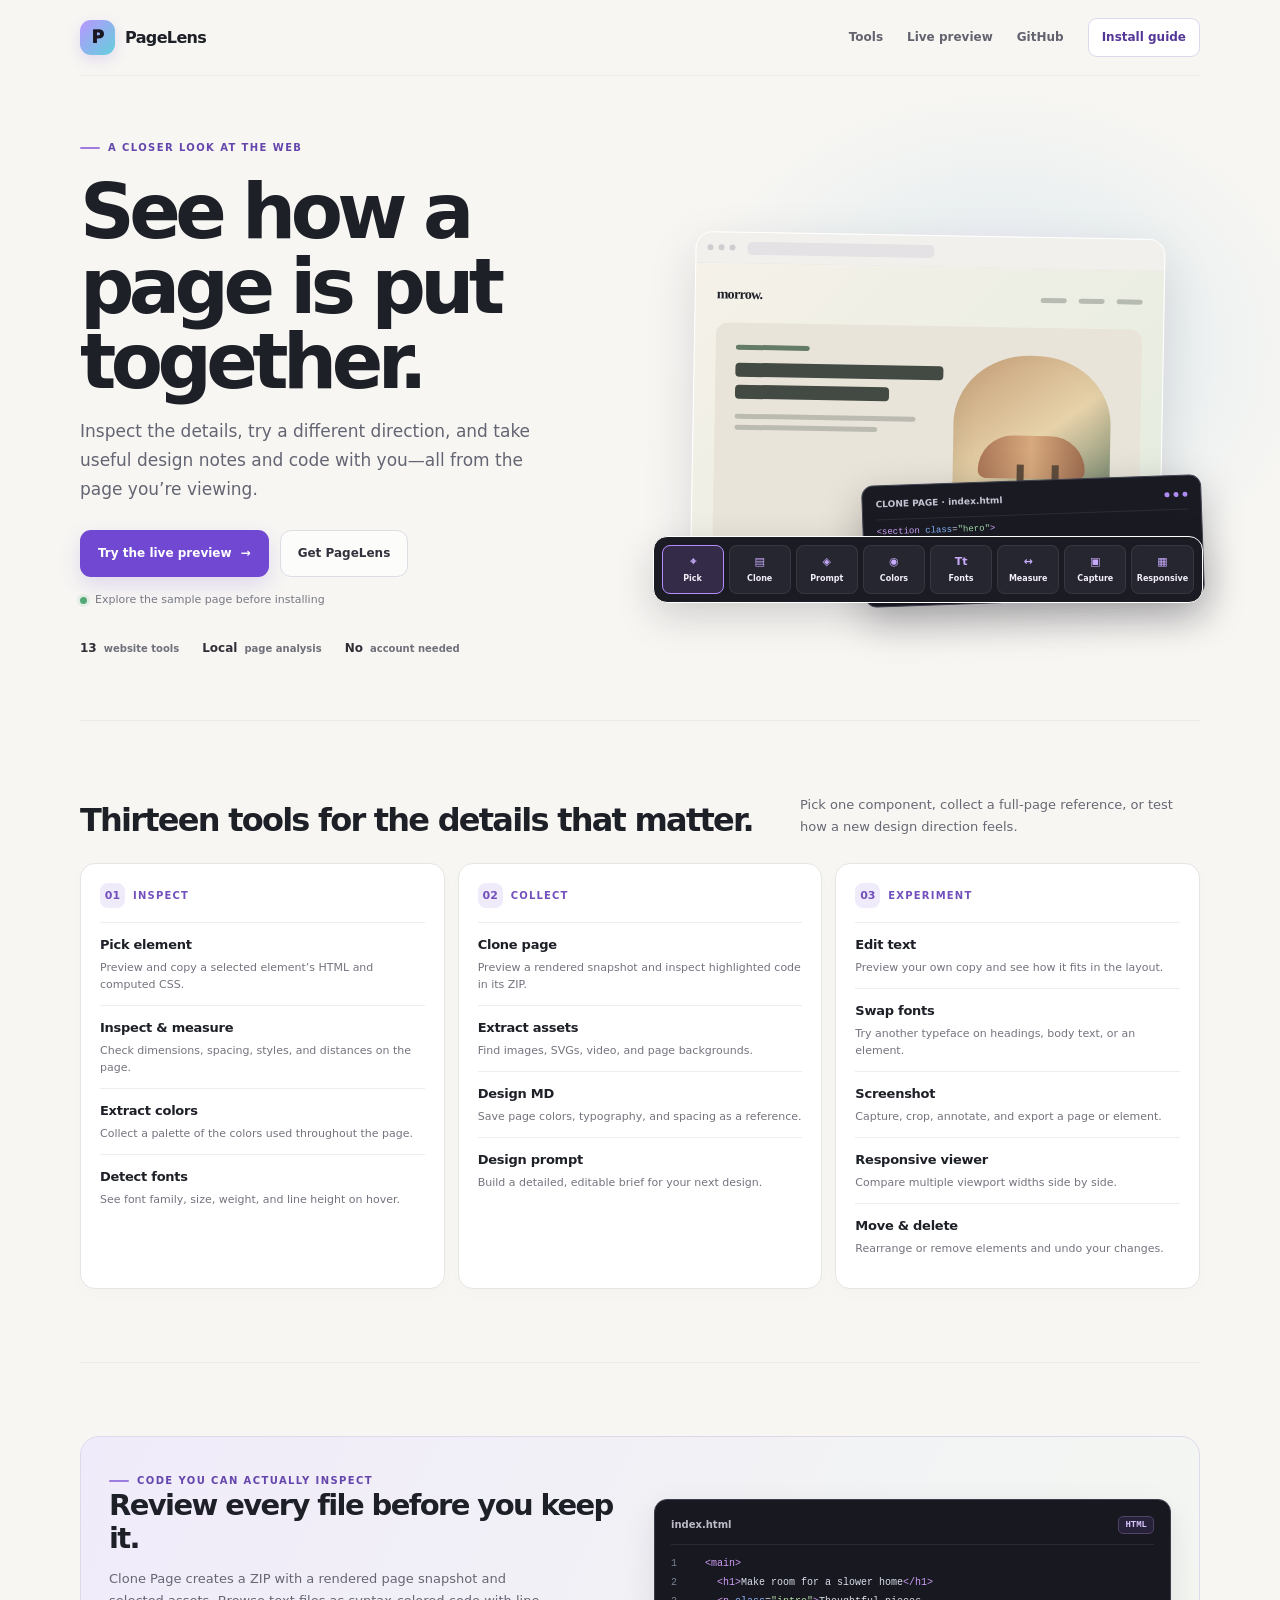
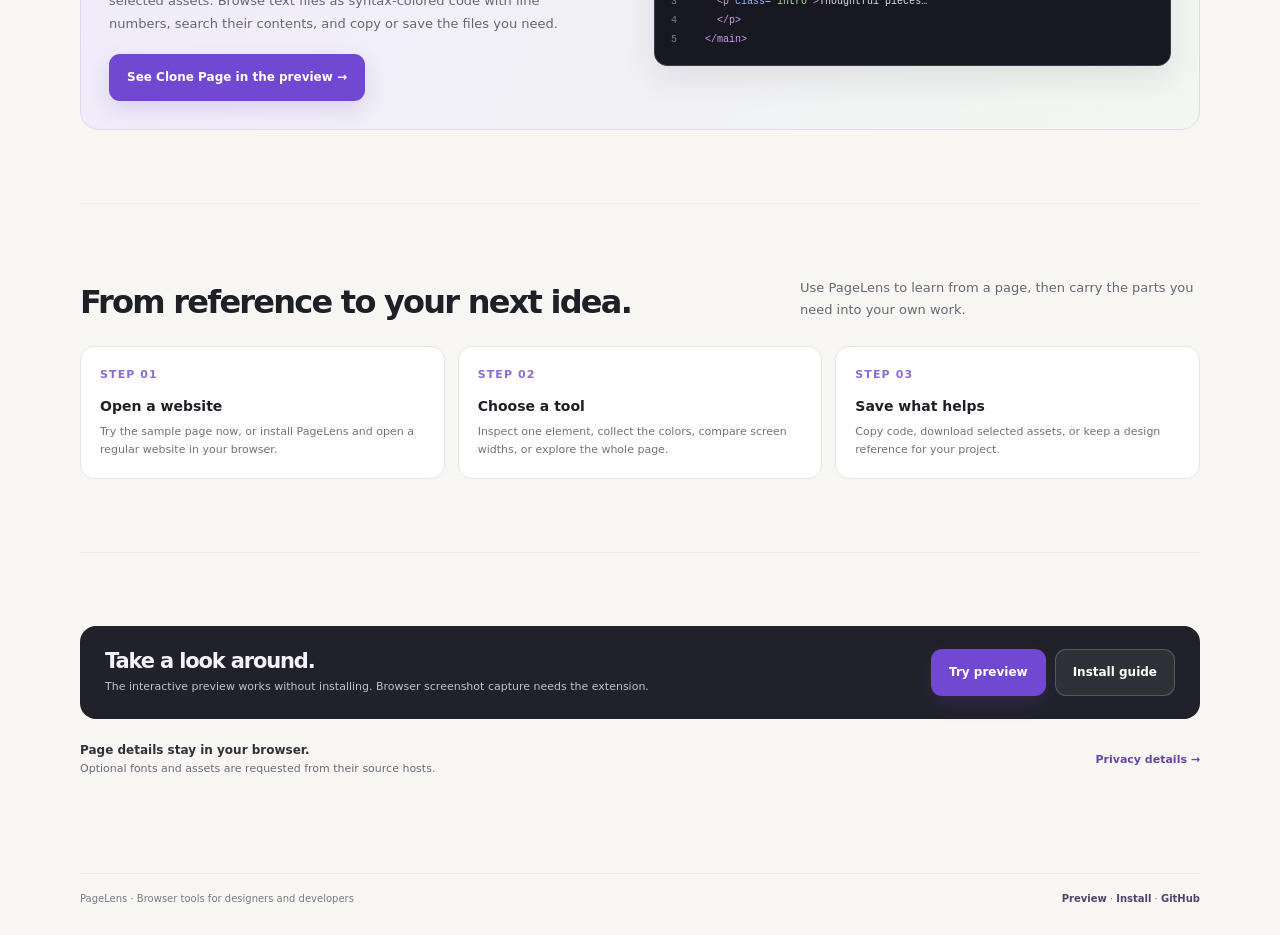
<file: index.html>
<!doctype html>
<html lang="en">
<head>
  <meta charset="utf-8">
  <meta name="viewport" content="width=device-width, initial-scale=1">
  <meta name="theme-color" content="#f7f6f3">
  <meta name="description" content="Inspect, compare, and collect useful design details from websites with PageLens browser tools.">
  <title>PageLens · Website design tools</title>
  <style>
    :root{color-scheme:light;--ink:#1e2028;--muted:#656774;--paper:#f7f6f3;--surface:#fff;--line:#e7e5e1;--violet:#7048d1;--violet-dark:#5834b5;--green:#3e6957;--shadow:0 24px 60px #201e3012}
    *{box-sizing:border-box}
    html{scroll-behavior:smooth}
    body{margin:0;background:var(--paper);color:var(--ink);font:500 15px/1.6 Inter,ui-sans-serif,system-ui,-apple-system,"Segoe UI",sans-serif;-webkit-font-smoothing:antialiased}
    a{color:inherit}
    .shell{width:min(1120px,calc(100% - 44px));margin:0 auto}
    .nav{height:76px;display:flex;align-items:center;justify-content:space-between;border-bottom:1px solid #23232a0d}
    .brand{display:inline-flex;align-items:center;gap:10px;text-decoration:none;font-size:16px;font-weight:850;letter-spacing:-.04em}
    .mark{width:35px;height:35px;display:grid;place-items:center;border-radius:11px;background:linear-gradient(135deg,#b996ff,#62d0dc);color:#191622;font-size:17px;font-weight:950;box-shadow:0 5px 14px #7048d128}
    .nav-links{display:flex;align-items:center;gap:24px;color:#62636e;font-size:12px;font-weight:700}
    .nav-links a{text-decoration:none}.nav-links a:hover{color:var(--violet)}
    .nav-links .nav-cta{padding:9px 13px;border:1px solid #ded8ed;border-radius:9px;background:#fff;color:#543796}
    .hero{position:relative;isolation:isolate;min-height:575px;display:grid;grid-template-columns:1fr 1fr;gap:30px;align-items:center;padding:56px 0 62px}
    .hero:before{content:"";position:absolute;z-index:-1;right:-110px;top:20px;width:620px;height:510px;border-radius:50%;background:radial-gradient(ellipse,#e9e2fa 0,#e9eff0 42%,#f7f6f3 73%);opacity:.82}
    .eyebrow{display:inline-flex;align-items:center;gap:8px;color:#6546ad;font-size:10px;font-weight:850;letter-spacing:.14em;text-transform:uppercase}
    .eyebrow:before{content:"";width:20px;height:2px;border-radius:2px;background:#9d7ee0}
    h1{max-width:550px;margin:18px 0 17px;font-size:clamp(48px,6.6vw,76px);line-height:.99;letter-spacing:-.073em;font-weight:850}
    .hero-copy{max-width:470px;margin:0;color:#646572;font-size:17px;line-height:1.72}
    .actions{display:flex;gap:11px;flex-wrap:wrap;margin-top:26px}
    .button{min-height:47px;display:inline-flex;align-items:center;justify-content:center;gap:9px;padding:0 17px;border:1px solid transparent;border-radius:11px;text-decoration:none;font-size:12px;font-weight:780;transition:transform .16s ease,background .16s ease,box-shadow .16s ease}
    .button:hover{transform:translateY(-1px)}.button-primary{background:var(--violet);color:white;box-shadow:0 8px 20px #7048d12b}.button-primary:hover{background:var(--violet-dark);box-shadow:0 11px 25px #7048d137}.button-secondary{border-color:#dfdce4;background:#ffffffb5;color:#34313d}.button-secondary:hover{background:white}
    .under-actions{display:flex;align-items:center;gap:8px;margin:14px 0 0;color:#777984;font-size:11px}.green-dot{width:7px;height:7px;border-radius:50%;background:#53aa78;box-shadow:0 0 0 3px #53aa781c}
    .hero-art{position:relative;min-height:416px;display:grid;place-items:center}
    .mock-page{position:relative;width:min(100%,470px);height:320px;overflow:hidden;border:1px solid #fff;border-radius:17px;background:#fbfaf7;box-shadow:0 18px 50px #21202d22;transform:rotate(1deg)}
    .mock-browser{height:31px;display:flex;align-items:center;gap:5px;padding:0 11px;border-bottom:1px solid #eeece8;background:#f1f0ed}.mock-browser i{width:6px;height:6px;border-radius:50%;background:#d0cdd0}.mock-address{width:42%;height:13px;margin-left:7px;border-radius:5px;background:#e4e2e4}
    .mock-site{height:calc(100% - 31px);padding:20px 21px;background:linear-gradient(135deg,#f5f1e9,#e5ecdf)}
    .mock-nav{display:flex;justify-content:space-between;align-items:center}.mock-wordmark{font-family:Georgia,serif;font-size:14px;font-weight:700;letter-spacing:-.05em}.mock-menu{display:flex;gap:12px}.mock-menu i{width:26px;height:5px;border-radius:5px;background:#73797070}
    .mock-content{position:relative;height:235px;margin-top:17px;padding:20px;border-radius:12px;background:#e9e4d9;overflow:hidden}
    .mock-kicker{width:74px;height:5px;border-radius:5px;background:#647b67;margin:2px 0 13px}.mock-title{width:54%;height:14px;border-radius:4px;background:#434943;margin-bottom:8px}.mock-title.second{width:40%}.mock-paragraph{width:47%;height:5px;border-radius:4px;background:#83878070;margin-top:15px}.mock-paragraph.short{width:37%;margin-top:6px}
    .mock-product{position:absolute;right:7%;top:28px;width:37%;height:142px;border-radius:48% 48% 9px 9px;background:linear-gradient(145deg,#c39c75,#e7d2aa 56%,#71856e);box-shadow:inset 0 -14px 22px #586d4e25}.mock-product:before{content:"";position:absolute;left:16%;bottom:14%;width:68%;height:30%;border-radius:40px 40px 9px 9px;background:linear-gradient(90deg,#aa7657,#d7a97d,#9e6d50)}.mock-product:after{content:"";position:absolute;left:41%;bottom:4%;width:7px;height:28px;background:#604c3b;box-shadow:35px 0 #604c3b}
    .code-card{position:absolute;right:-3px;bottom:1px;width:min(340px,78%);padding:11px 13px;border:1px solid #414351;border-radius:12px;background:#191a22;color:#edf0f8;box-shadow:0 15px 40px #10101b45;transform:rotate(-2deg)}
    .code-top{display:flex;align-items:center;justify-content:space-between;padding-bottom:8px;border-bottom:1px solid #ffffff15;color:#c5c3d2;font-size:9px;font-weight:750}.code-dots{display:flex;gap:4px}.code-dots i{width:5px;height:5px;border-radius:50%;background:#ae8af2}.code-line{display:block;margin-top:6px;color:#cad0dd;font:9px/1.4 ui-monospace,SFMono-Regular,Consolas,monospace;white-space:nowrap}.pink{color:#d3a6ff}.blue{color:#87b7ff}.green{color:#a4dcac}.gold{color:#f1ce86}
    .tool-dock{position:absolute;bottom:0;left:50%;width:min(590px,calc(100% + 5px));display:flex;gap:5px;padding:8px;border:1px solid #ffffff;border-radius:14px;background:#1b1b23;box-shadow:0 13px 38px #1b18252c;transform:translateX(-50%);overflow:hidden}
    .dock-item{flex:1;min-width:0;padding:7px 3px;border:1px solid #ffffff14;border-radius:8px;background:#262630;color:#f1eef7;text-align:center;font-size:8px;font-weight:750;white-space:nowrap}.dock-item:first-child{border-color:#b58cff;background:#342b48}.dock-item span{display:block;margin-bottom:3px;color:#c7aafa;font-size:11px}
    .proof{display:flex;gap:23px;flex-wrap:wrap;margin-top:30px;color:#6f7079;font-size:10px;font-weight:700}.proof span{display:flex;align-items:center;gap:7px}.proof strong{color:#302f38;font-size:12px;font-weight:850}
    .section{padding:73px 0;border-top:1px solid #23232a0c}
    .section-head{display:flex;justify-content:space-between;align-items:end;gap:24px;margin-bottom:25px}
    h2{margin:0;font-size:32px;line-height:1.15;letter-spacing:-.055em;font-weight:840}
    .section-head p{max-width:400px;margin:0;color:#676873;font-size:13px;line-height:1.7}
    .groups{display:grid;grid-template-columns:repeat(3,1fr);gap:13px}
    .group{padding:19px;border:1px solid var(--line);border-radius:15px;background:#fff;box-shadow:0 5px 17px #22220d04}
    .group-label{display:flex;align-items:center;gap:8px;margin-bottom:14px;color:#7351bd;font-size:10px;font-weight:850;letter-spacing:.12em;text-transform:uppercase}.group-label span{width:25px;height:25px;display:grid;place-items:center;border-radius:8px;background:#f0ebfa;font-size:11px;letter-spacing:0}
    .tool{padding:12px 0;border-top:1px solid #efedf0}.tool:first-of-type{border-top:0}.tool h3{margin:0 0 3px;font-size:13px;letter-spacing:-.02em;font-weight:800}.tool p{margin:0;color:#73747e;font-size:11px;line-height:1.55}
    .highlight{display:grid;grid-template-columns:1fr 1fr;gap:28px;align-items:center;padding:28px;border:1px solid #dfd9ec;border-radius:19px;background:linear-gradient(115deg,#f0ebfa,#f3f7f1)}
    .highlight h2{font-size:29px}.highlight p{max-width:450px;color:#666773;font-size:13px;line-height:1.7}.highlight .button{margin-top:6px}
    .file-preview{padding:16px;border:1px solid #3d3e4b;border-radius:13px;background:#171820;color:#dce1ed;box-shadow:0 12px 32px #2520321a}
    .file-head{display:flex;justify-content:space-between;align-items:center;padding-bottom:10px;border-bottom:1px solid #ffffff16;color:#bcbac7;font-size:10px;font-weight:750}.file-head span:last-child{padding:3px 6px;border:1px solid #514366;border-radius:5px;background:#28213a;color:#d6c4ff;font:700 9px ui-monospace,SFMono-Regular,Consolas,monospace}
    .file-code{display:grid;grid-template-columns:24px 1fr;gap:0 10px;padding-top:9px;color:#788091;font:10px/1.9 ui-monospace,SFMono-Regular,Consolas,monospace}.file-code code{color:#d9deea;font:inherit;white-space:pre}.file-code .tag{color:#cf9df5}.file-code .prop{color:#92b8ff}.file-code .value{color:#b4dda4}
    .workflow{display:grid;grid-template-columns:repeat(3,1fr);gap:13px}.flow{padding:19px;border-radius:14px;background:#fff;border:1px solid var(--line)}.flow-number{margin-bottom:12px;color:#8b6cd0;font-size:11px;font-weight:850;letter-spacing:.1em}.flow h3{margin:0 0 5px;font-size:14px;font-weight:820}.flow p{margin:0;color:#70717b;font-size:11px;line-height:1.65}
    .cta-band{display:flex;justify-content:space-between;align-items:center;gap:20px;padding:23px 25px;border-radius:16px;background:#202129;color:#f4f2fa}.cta-band h2{font-size:21px}.cta-band p{margin:5px 0 0;color:#c3c1cd;font-size:11px}.cta-band .button-secondary{background:#ffffff12;border-color:#ffffff32;color:white}.cta-actions{display:flex;gap:9px;flex-wrap:wrap;flex:none}
    .privacy-note{display:flex;justify-content:space-between;align-items:center;gap:18px;padding:22px 0;color:#6b6c76;font-size:11px}.privacy-note strong{display:block;color:#30313a;font-size:12px}.privacy-note a{flex:none;color:#6545a8;text-decoration:none;font-weight:750}.privacy-note a:hover{text-decoration:underline}
    footer{padding:17px 0 28px;border-top:1px solid #23232a0c;display:flex;justify-content:space-between;gap:14px;color:#787984;font-size:10px}footer a{color:#51446c;text-decoration:none;font-weight:700}
    :focus-visible{outline:3px solid #9c7be3;outline-offset:3px}
    @media(max-width:850px){.hero{gap:12px}.hero-art{min-height:360px}.mock-page{height:285px}.mock-content{height:200px}.groups{grid-template-columns:1fr 1fr}.groups .group:last-child{grid-column:1/-1}.tool-dock{width:calc(100% + 4px)}}
    @media(max-width:640px){.shell{width:calc(100% - 32px)}.nav{height:66px}.nav-links{gap:11px;font-size:10px}.nav-links a:first-child{display:none}.nav-links .nav-cta{padding:8px}.hero{grid-template-columns:1fr;padding:48px 0 42px}.hero:before{right:-190px;top:220px;width:480px;height:400px}.hero-copy{font-size:15px}.hero-art{min-height:325px;margin-top:3px}.mock-page{height:255px}.mock-site{padding:16px}.mock-content{height:177px}.mock-product{height:119px}.code-card{width:76%}.dock-item{font-size:7px;padding:6px 1px}.proof{gap:12px}.section{padding:50px 0}.section-head{align-items:start;flex-direction:column;gap:8px}h2{font-size:27px}.groups,.workflow{grid-template-columns:1fr}.groups .group:last-child{grid-column:auto}.highlight{grid-template-columns:1fr;padding:19px;gap:15px}.highlight h2{font-size:25px}.cta-band{align-items:start;flex-direction:column;padding:20px}.cta-actions{width:100%}.privacy-note{align-items:start;flex-direction:column}footer{flex-direction:column}}
    @media(prefers-reduced-motion:reduce){html{scroll-behavior:auto}*,*:before,*:after{transition:none!important}}
  </style>
</head>
<body>
  <div class="shell">
    <header class="nav">
      <a class="brand" href="index.html"><span class="mark" aria-hidden="true">P</span>PageLens</a>
      <nav class="nav-links" aria-label="Main navigation"><a href="#tools">Tools</a><a href="preview.html">Live preview</a><a href="https://github.com/xorudra/pagelens" target="_blank" rel="noopener">GitHub</a><a class="nav-cta" href="install.html">Install guide</a></nav>
    </header>

    <main>
      <section class="hero" aria-labelledby="hero-title">
        <div>
          <div class="eyebrow">A closer look at the web</div>
          <h1 id="hero-title">See how a page is put together.</h1>
          <p class="hero-copy">Inspect the details, try a different direction, and take useful design notes and code with you—all from the page you’re viewing.</p>
          <div class="actions"><a class="button button-primary" href="preview.html">Try the live preview <span aria-hidden="true">→</span></a><a class="button button-secondary" href="install.html">Get PageLens</a></div>
          <div class="under-actions"><span class="green-dot" aria-hidden="true"></span>Explore the sample page before installing</div>
          <div class="proof"><span><strong>13</strong> website tools</span><span><strong>Local</strong> page analysis</span><span><strong>No</strong> account needed</span></div>
        </div>
        <div class="hero-art" aria-label="PageLens toolbar and highlighted code preview">
          <div class="mock-page">
            <div class="mock-browser"><i></i><i></i><i></i><span class="mock-address"></span></div>
            <div class="mock-site"><div class="mock-nav"><span class="mock-wordmark">morrow.</span><div class="mock-menu"><i></i><i></i><i></i></div></div><div class="mock-content"><div class="mock-kicker"></div><div class="mock-title"></div><div class="mock-title second"></div><div class="mock-paragraph"></div><div class="mock-paragraph short"></div><div class="mock-product"></div></div></div>
          </div>
          <div class="code-card" aria-hidden="true"><div class="code-top"><span>CLONE PAGE · index.html</span><span class="code-dots"><i></i><i></i><i></i></span></div><code class="code-line"><span class="pink">&lt;section</span> <span class="blue">class</span>=<span class="green">"hero"</span><span class="pink">&gt;</span></code><code class="code-line">&nbsp;&nbsp;<span class="pink">&lt;h1&gt;</span>Thoughtful pieces<span class="pink">&lt;/h1&gt;</span></code><code class="code-line">&nbsp;&nbsp;<span class="gold">/* visible layout snapshot */</span></code><code class="code-line"><span class="pink">&lt;/section&gt;</span></code></div>
          <div class="tool-dock" aria-hidden="true"><div class="dock-item"><span>⌖</span>Pick</div><div class="dock-item"><span>▤</span>Clone</div><div class="dock-item"><span>◈</span>Prompt</div><div class="dock-item"><span>◉</span>Colors</div><div class="dock-item"><span>Tt</span>Fonts</div><div class="dock-item"><span>↔</span>Measure</div><div class="dock-item"><span>▣</span>Capture</div><div class="dock-item"><span>▦</span>Responsive</div></div>
        </div>
      </section>

      <section class="section" id="tools" aria-labelledby="tools-title">
        <div class="section-head"><h2 id="tools-title">Thirteen tools for the details that matter.</h2><p>Pick one component, collect a full-page reference, or test how a new design direction feels.</p></div>
        <div class="groups">
          <article class="group"><div class="group-label"><span>01</span> Inspect</div>
            <div class="tool"><h3>Pick element</h3><p>Preview and copy a selected element’s HTML and computed CSS.</p></div>
            <div class="tool"><h3>Inspect &amp; measure</h3><p>Check dimensions, spacing, styles, and distances on the page.</p></div>
            <div class="tool"><h3>Extract colors</h3><p>Collect a palette of the colors used throughout the page.</p></div>
            <div class="tool"><h3>Detect fonts</h3><p>See font family, size, weight, and line height on hover.</p></div>
          </article>
          <article class="group"><div class="group-label"><span>02</span> Collect</div>
            <div class="tool"><h3>Clone page</h3><p>Preview a rendered snapshot and inspect highlighted code in its ZIP.</p></div>
            <div class="tool"><h3>Extract assets</h3><p>Find images, SVGs, video, and page backgrounds.</p></div>
            <div class="tool"><h3>Design MD</h3><p>Save page colors, typography, and spacing as a reference.</p></div>
            <div class="tool"><h3>Design prompt</h3><p>Build a detailed, editable brief for your next design.</p></div>
          </article>
          <article class="group"><div class="group-label"><span>03</span> Experiment</div>
            <div class="tool"><h3>Edit text</h3><p>Preview your own copy and see how it fits in the layout.</p></div>
            <div class="tool"><h3>Swap fonts</h3><p>Try another typeface on headings, body text, or an element.</p></div>
            <div class="tool"><h3>Screenshot</h3><p>Capture, crop, annotate, and export a page or element.</p></div>
            <div class="tool"><h3>Responsive viewer</h3><p>Compare multiple viewport widths side by side.</p></div>
            <div class="tool"><h3>Move &amp; delete</h3><p>Rearrange or remove elements and undo your changes.</p></div>
          </article>
        </div>
      </section>

      <section class="section" aria-labelledby="clone-title">
        <div class="highlight">
          <div><div class="eyebrow">Code you can actually inspect</div><h2 id="clone-title">Review every file before you keep it.</h2><p>Clone Page creates a ZIP with a rendered page snapshot and selected assets. Browse text files as syntax-colored code with line numbers, search their contents, and copy or save the files you need.</p><a class="button button-primary" href="preview.html">See Clone Page in the preview →</a></div>
          <div class="file-preview" aria-label="Example of syntax-highlighted HTML code"><div class="file-head"><span>index.html</span><span>HTML</span></div><div class="file-code"><span>1</span><code><span class="tag">&lt;main&gt;</span></code><span>2</span><code>  <span class="tag">&lt;h1&gt;</span>Make room for a slower home<span class="tag">&lt;/h1&gt;</span></code><span>3</span><code>  <span class="tag">&lt;p</span> <span class="prop">class</span>=<span class="value">"intro"</span><span class="tag">&gt;</span>Thoughtful pieces…</code><span>4</span><code>  <span class="tag">&lt;/p&gt;</span></code><span>5</span><code><span class="tag">&lt;/main&gt;</span></code></div></div>
        </div>
      </section>

      <section class="section" aria-labelledby="workflow-title">
        <div class="section-head"><h2 id="workflow-title">From reference to your next idea.</h2><p>Use PageLens to learn from a page, then carry the parts you need into your own work.</p></div>
        <div class="workflow">
          <article class="flow"><div class="flow-number">STEP 01</div><h3>Open a website</h3><p>Try the sample page now, or install PageLens and open a regular website in your browser.</p></article>
          <article class="flow"><div class="flow-number">STEP 02</div><h3>Choose a tool</h3><p>Inspect one element, collect the colors, compare screen widths, or explore the whole page.</p></article>
          <article class="flow"><div class="flow-number">STEP 03</div><h3>Save what helps</h3><p>Copy code, download selected assets, or keep a design reference for your project.</p></article>
        </div>
      </section>

      <section class="section" aria-label="Try or install PageLens">
        <div class="cta-band"><div><h2>Take a look around.</h2><p>The interactive preview works without installing. Browser screenshot capture needs the extension.</p></div><div class="cta-actions"><a class="button button-primary" href="preview.html">Try preview</a><a class="button button-secondary" href="install.html">Install guide</a></div></div>
        <div class="privacy-note"><div><strong>Page details stay in your browser.</strong> Optional fonts and assets are requested from their source hosts.</div><a href="https://github.com/xorudra/pagelens/blob/main/PRIVACY.md" target="_blank" rel="noopener">Privacy details →</a></div>
      </section>
    </main>

    <footer><span>PageLens · Browser tools for designers and developers</span><span><a href="preview.html">Preview</a> · <a href="install.html">Install</a> · <a href="https://github.com/xorudra/pagelens" target="_blank" rel="noopener">GitHub</a></span></footer>
  </div>
</body>
</html>
</file>
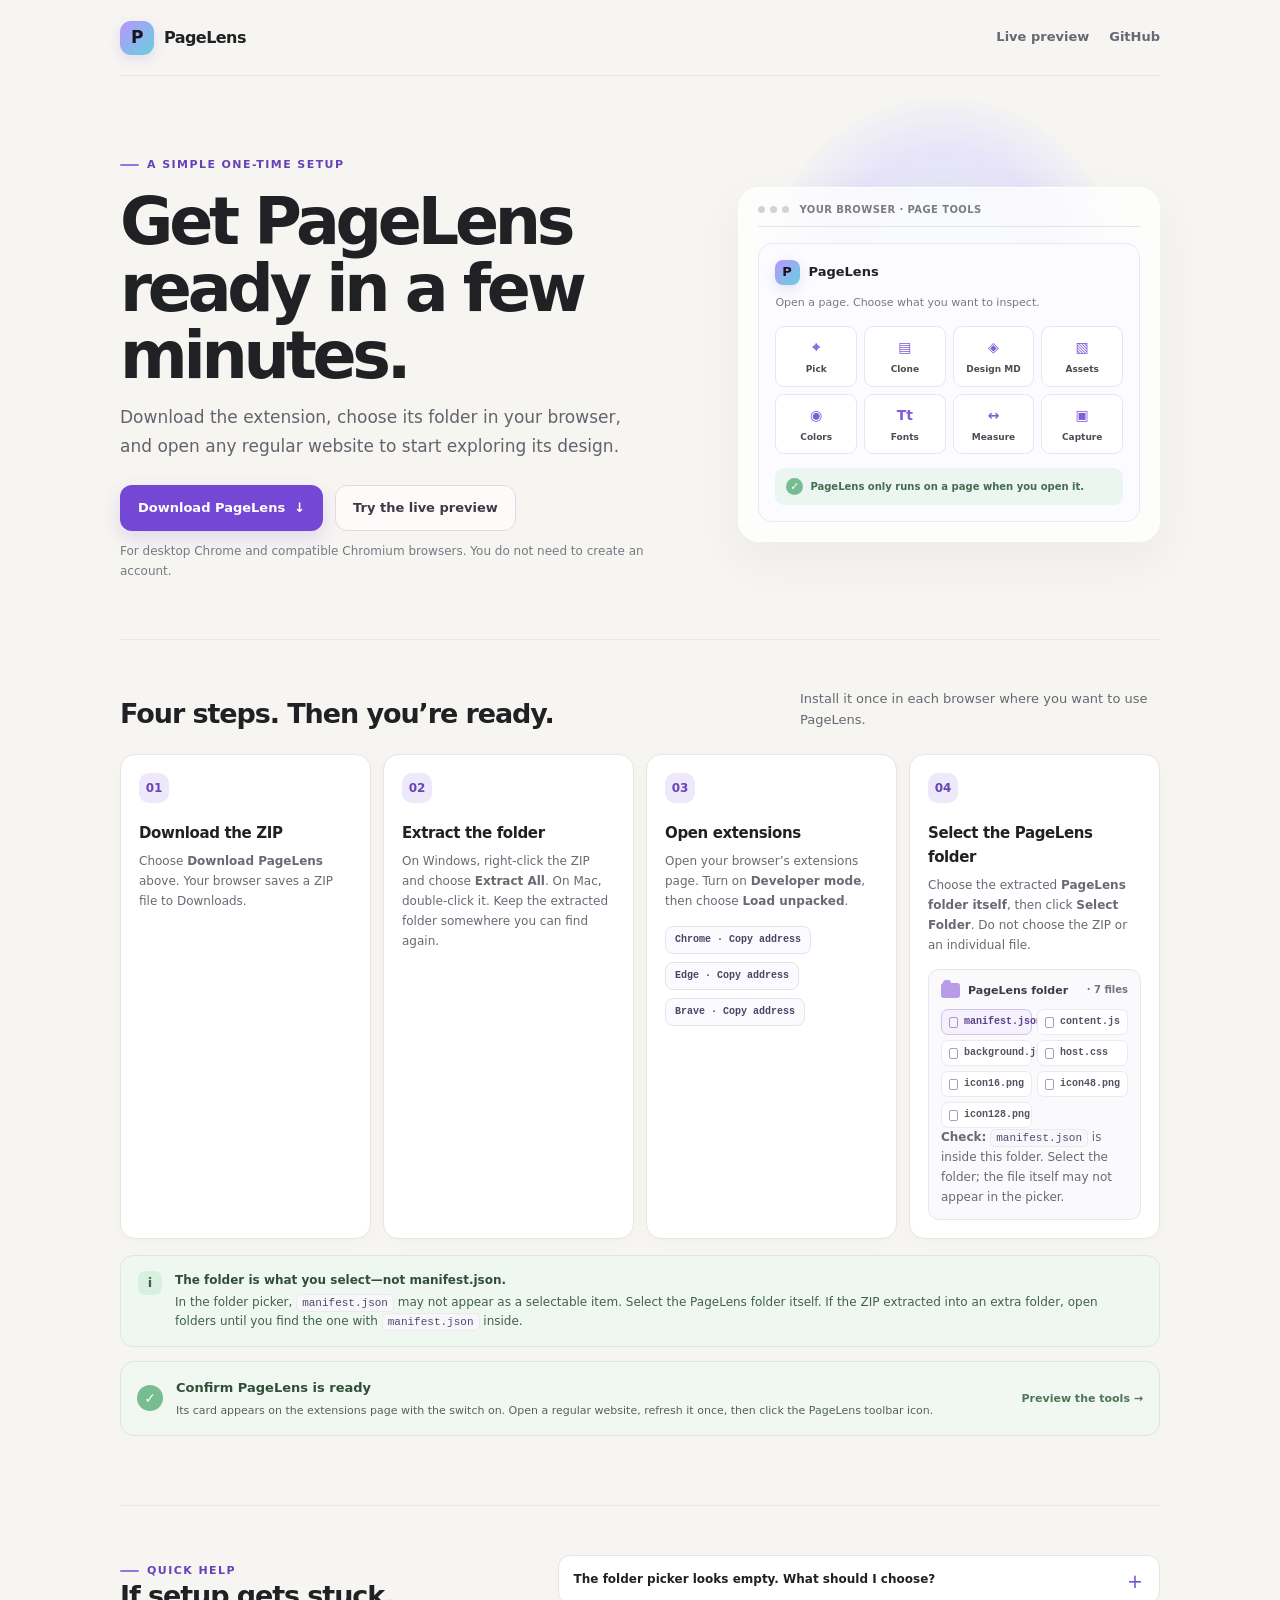
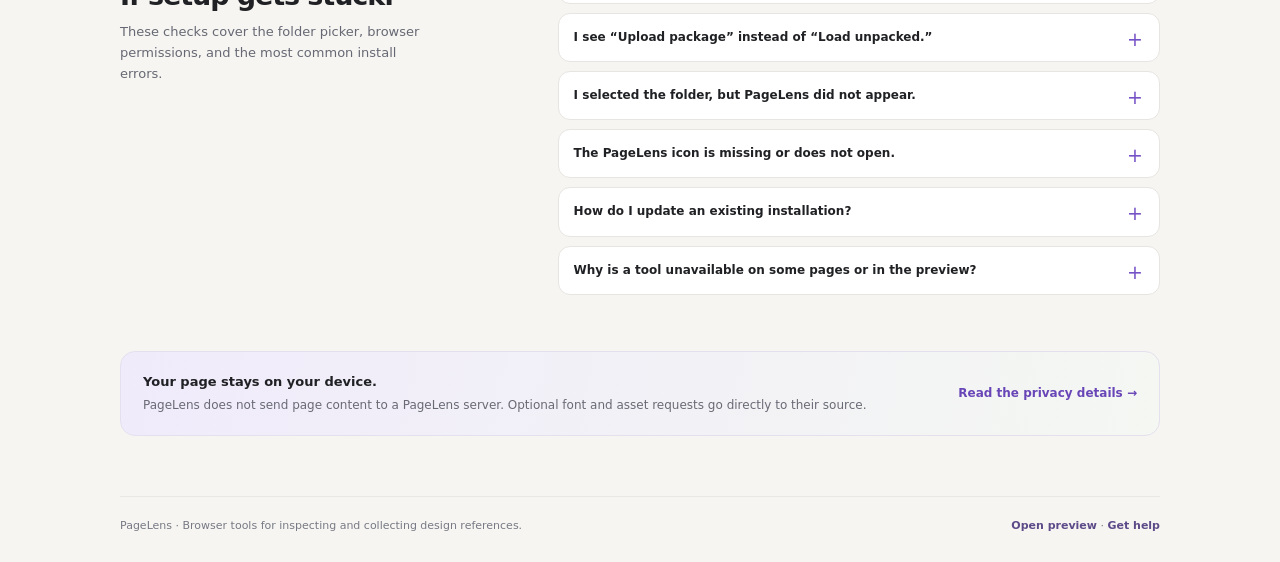
<file: install.html>
<!doctype html>
<html lang="en">
<head>
  <meta charset="utf-8">
  <meta name="viewport" content="width=device-width, initial-scale=1">
  <meta name="theme-color" content="#f6f5f2">
  <meta name="description" content="Install PageLens in Chrome, Edge, or Brave with this clear step-by-step guide.">
  <title>Install PageLens</title>
  <style>
    :root{color-scheme:light;--ink:#202124;--muted:#666873;--line:#e7e5e1;--paper:#f6f5f2;--surface:#fff;--violet:#7448d5;--violet-dark:#5e36bd;--mint:#dff3e9;--shadow:0 18px 50px #2a24440d}
    *{box-sizing:border-box}
    html{scroll-behavior:smooth}
    body{margin:0;background:var(--paper);color:var(--ink);font:500 15px/1.6 Inter,ui-sans-serif,system-ui,-apple-system,"Segoe UI",sans-serif;-webkit-font-smoothing:antialiased}
    a{color:inherit}
    .shell{width:min(1040px,calc(100% - 40px));margin:0 auto}
    .topbar{height:76px;display:flex;align-items:center;justify-content:space-between;border-bottom:1px solid #20212410}
    .brand{display:flex;align-items:center;gap:10px;text-decoration:none;font-size:16px;font-weight:800;letter-spacing:-.035em}
    .mark{width:34px;height:34px;display:grid;place-items:center;border-radius:11px;background:linear-gradient(135deg,#b895ff,#65d1dc);color:#17131e;font-size:17px;font-weight:900;box-shadow:0 4px 12px #7448d525}
    .top-links{display:flex;gap:20px;align-items:center;color:var(--muted);font-size:13px;font-weight:650}
    .top-links a{text-decoration:none}.top-links a:hover{color:var(--violet)}
    .hero{position:relative;isolation:isolate;padding:73px 0 58px;display:grid;grid-template-columns:1.15fr .85fr;gap:48px;align-items:center}
    .hero:before{content:"";position:absolute;z-index:-1;right:4%;top:22px;width:350px;height:350px;border-radius:50%;background:radial-gradient(circle,#dff3e9 0,#e4e0fb 48%,#f6f5f2 74%);opacity:.85}
    .eyebrow{display:inline-flex;align-items:center;gap:8px;color:#6543b7;font-size:11px;font-weight:800;letter-spacing:.13em;text-transform:uppercase}
    .eyebrow:before{content:"";width:19px;height:2px;background:#9674e1;border-radius:2px}
    h1{max-width:620px;margin:15px 0 13px;font-size:clamp(42px,6vw,65px);line-height:1.03;letter-spacing:-.065em;font-weight:820}
    .intro{max-width:530px;margin:0;color:#62636d;font-size:17px;line-height:1.7}
    .hero-actions{display:flex;align-items:center;gap:12px;flex-wrap:wrap;margin-top:25px}
    .button{min-height:46px;display:inline-flex;align-items:center;justify-content:center;gap:9px;padding:0 17px;border:1px solid transparent;border-radius:12px;text-decoration:none;font-size:13px;font-weight:750;transition:transform .16s ease,box-shadow .16s ease,background .16s ease}
    .button:hover{transform:translateY(-1px)}
    .button-primary{background:var(--violet);color:white;box-shadow:0 7px 18px #7448d52a}.button-primary:hover{background:var(--violet-dark);box-shadow:0 10px 22px #7448d536}
    .button-secondary{background:#ffffffaa;border-color:#dedbe8;color:#3d3947}.button-secondary:hover{background:#fff;border-color:#c9c0e2}
    .fineprint{margin:11px 0 0;color:#777984;font-size:12px}
    .browser-card{position:relative;padding:19px;border:1px solid #fff;border-radius:21px;background:#ffffffbf;box-shadow:var(--shadow);backdrop-filter:blur(12px)}
    .browser-top{height:20px;display:flex;align-items:center;gap:5px;padding-bottom:14px;border-bottom:1px solid var(--line)}
    .browser-dot{width:7px;height:7px;border-radius:50%;background:#d4d1d8}.browser-label{margin-left:6px;color:#7a7b84;font-size:10px;font-weight:700;letter-spacing:.04em}
    .mock-panel{margin-top:16px;padding:16px;border:1px solid #ebe8f3;border-radius:14px;background:#fcfbff}
    .mock-brand{display:flex;align-items:center;gap:9px;font-size:13px;font-weight:800}.mock-brand .mark{width:25px;height:25px;border-radius:8px;font-size:13px}
    .mock-note{margin:9px 0 14px;color:#777984;font-size:11px}
    .mock-tools{display:grid;grid-template-columns:repeat(4,1fr);gap:7px}
    .mock-tool{padding:9px 5px;border:1px solid #e9e6ef;border-radius:9px;background:white;text-align:center;color:#4c4b55;font-size:9px;font-weight:700}
    .mock-tool span{display:block;margin-bottom:4px;color:#805dda;font-size:14px}
    .mock-status{display:flex;align-items:center;gap:7px;margin-top:14px;padding:10px 11px;border-radius:9px;background:#eaf6ef;color:#446b52;font-size:10px;font-weight:700}
    .check{width:17px;height:17px;display:grid;place-items:center;flex:none;border-radius:50%;background:#78bd91;color:white;font-size:11px}
    .steps-wrap{padding:49px 0 69px;border-top:1px solid #20212410}
    .section-head{display:flex;justify-content:space-between;align-items:end;gap:20px;margin-bottom:24px}
    h2{margin:0;font-size:27px;line-height:1.2;letter-spacing:-.04em;font-weight:800}
    .section-head p{max-width:360px;margin:0;color:var(--muted);font-size:13px}
    .steps{display:grid;grid-template-columns:repeat(4,1fr);gap:12px}
    .step{min-height:202px;padding:18px;border:1px solid var(--line);border-radius:15px;background:var(--surface);box-shadow:0 4px 14px #22220d05}
    .step-number{width:30px;height:30px;display:grid;place-items:center;margin-bottom:18px;border-radius:10px;background:#eee8fb;color:#6846b7;font-size:12px;font-weight:850}
    .step h3{margin:0 0 7px;font-size:15px;letter-spacing:-.025em;font-weight:800}
    .step p{margin:0;color:#686a74;font-size:12px;line-height:1.65}
    .browser-targets{display:flex;gap:8px;flex-wrap:wrap;margin-top:14px}
    .copy-target{padding:7px 9px;border:1px solid #e5e2eb;border-radius:8px;background:#fbfaff;color:#4d4264;font:700 10px/1.2 ui-monospace,SFMono-Regular,Consolas,monospace;cursor:pointer}
    .copy-target:hover{border-color:#b5a1e7;background:#f6f1ff}
    .tip{display:grid;grid-template-columns:auto 1fr;gap:13px;align-items:start;margin-top:16px;padding:15px 17px;border:1px solid #dce9dd;border-radius:13px;background:#eff8f0;color:#42604a}
    .tip-icon{width:24px;height:24px;display:grid;place-items:center;border-radius:8px;background:#d9efdf;font-size:13px;font-weight:900}
    .tip strong{display:block;margin-bottom:2px;color:#304f39;font-size:12px}
    .tip p{margin:0;font-size:12px;line-height:1.6}
    .package-preview{margin-top:13px;padding:12px;border:1px solid #e9e5f0;border-radius:11px;background:#faf9fc}
    .package-title{display:flex;align-items:center;gap:8px;color:#3e3949;font-size:11px;font-weight:800}
    .folder-icon{width:19px;height:15px;position:relative;display:inline-block;border-radius:3px;background:#b99be9;flex:none}
    .folder-icon:before{content:"";position:absolute;top:-3px;left:2px;width:8px;height:5px;border-radius:3px 3px 0 0;background:#b99be9}
    .file-list{display:grid;grid-template-columns:repeat(2,minmax(0,1fr));gap:5px;margin-top:10px}
    .file-item{display:flex;align-items:center;gap:6px;min-width:0;padding:6px 7px;border:1px solid #ece9f1;border-radius:7px;background:#fff;color:#555361;font:600 10px/1.2 ui-monospace,SFMono-Regular,Consolas,monospace}
    .file-item:before{content:"";width:7px;height:9px;border:1px solid #aa9bbf;border-radius:2px;flex:none}
    .file-item.required{border-color:#cfc2eb;background:#f6f1ff;color:#594187}
    .folder-caption{margin:8px 0 0;color:#74717d;font-size:10px;line-height:1.5}
    .package-title .muted{margin-left:auto;color:#777480;font-size:10px;font-weight:650}
    .ready-check{display:grid;grid-template-columns:auto 1fr auto;gap:13px;align-items:center;margin-top:14px;padding:16px;border:1px solid #d9e9dc;border-radius:14px;background:#f1f8f2}
    .ready-check .check{width:26px;height:26px;font-size:14px}
    .ready-check h3{margin:0 0 3px;color:#304f39;font-size:13px;font-weight:800}
    .ready-check p{margin:0;color:#526356;font-size:11px;line-height:1.55}
    .ready-check a{color:#4c7655;font-size:11px;font-weight:800;text-decoration:none;white-space:nowrap}
    .ready-check a:hover{text-decoration:underline}
    .help{padding:49px 0 56px;border-top:1px solid #20212410}
    .help-grid{display:grid;grid-template-columns:.8fr 1.2fr;gap:36px;align-items:start}
    .help-intro p{max-width:310px;margin:10px 0;color:var(--muted);font-size:13px}
    .faq{display:grid;gap:9px}
    details{border:1px solid var(--line);border-radius:12px;background:white;overflow:hidden}
    summary{position:relative;padding:14px 42px 14px 15px;cursor:pointer;list-style:none;font-size:12px;font-weight:780}
    summary::-webkit-details-marker{display:none}
    summary:after{content:"+";position:absolute;right:16px;top:10px;color:#7652c7;font-size:19px;font-weight:500}
    details[open] summary:after{content:"−"}
    details p{margin:0;padding:0 15px 15px;color:#696b75;font-size:12px;line-height:1.7}
    code{padding:2px 5px;border:1px solid #ece9f1;border-radius:5px;background:#f7f6f9;color:#544674;font:11px ui-monospace,SFMono-Regular,Consolas,monospace}
    .privacy{margin:0 0 60px;padding:20px 22px;border:1px solid #e4e0ee;border-radius:15px;background:linear-gradient(100deg,#f0ebfb,#f4f7f2);display:flex;justify-content:space-between;gap:18px;align-items:center}
    .privacy strong{display:block;font-size:13px;font-weight:800}.privacy span{display:block;margin-top:3px;color:#696a74;font-size:12px}
    .privacy a{flex:none;color:#6846b7;font-size:12px;font-weight:750;text-decoration:none}.privacy a:hover{text-decoration:underline}
    footer{padding:20px 0 28px;border-top:1px solid #20212410;display:flex;justify-content:space-between;gap:12px;color:#777984;font-size:11px}
    footer a{color:#5d4a88;text-decoration:none;font-weight:700}
    #copy-status{position:fixed;left:50%;bottom:20px;transform:translate(-50%,12px);padding:10px 13px;border:1px solid #45404f;border-radius:10px;background:#24212b;color:white;box-shadow:0 8px 25px #1113;font-size:12px;font-weight:700;opacity:0;pointer-events:none;transition:opacity .18s ease,transform .18s ease}
    #copy-status.show{opacity:1;transform:translate(-50%,0)}
    :focus-visible{outline:3px solid #9c7be3;outline-offset:3px}
    @media(max-width:800px){.hero{grid-template-columns:1fr .8fr;gap:25px;padding:55px 0 43px}.steps{grid-template-columns:repeat(2,1fr)}.section-head{align-items:start;flex-direction:column}.help-grid{grid-template-columns:1fr;gap:17px}}
    @media(max-width:600px){.shell{width:calc(100% - 30px)}.topbar{height:64px}.top-links{gap:12px;font-size:11px}.hero{grid-template-columns:1fr;padding:43px 0 37px}.hero:before{right:-90px;top:160px;width:280px;height:280px}.intro{font-size:15px}.browser-card{max-width:430px}.steps-wrap,.help{padding:38px 0}.steps{grid-template-columns:1fr}.step{min-height:0}.step-number{margin-bottom:12px}.ready-check{grid-template-columns:auto 1fr}.ready-check a{grid-column:2}.privacy{align-items:start;flex-direction:column;margin-bottom:38px}footer{flex-direction:column}.section-head h2{font-size:24px}}
    @media(prefers-reduced-motion:reduce){html{scroll-behavior:auto}*,*:before,*:after{transition:none!important}}
  </style>
</head>
<body>
  <div class="shell">
    <header class="topbar">
      <a class="brand" href="index.html" aria-label="PageLens home"><span class="mark" aria-hidden="true">P</span>PageLens</a>
      <nav class="top-links" aria-label="Page navigation"><a href="preview.html">Live preview</a><a href="https://github.com/xorudra/pagelens" target="_blank" rel="noopener">GitHub</a></nav>
    </header>

    <main>
      <section class="hero" aria-labelledby="page-title">
        <div>
          <div class="eyebrow">A simple one-time setup</div>
          <h1 id="page-title">Get PageLens ready in a few minutes.</h1>
          <p class="intro">Download the extension, choose its folder in your browser, and open any regular website to start exploring its design.</p>
          <div class="hero-actions">
            <a class="button button-primary" href="https://github.com/xorudra/pagelens/raw/refs/heads/main/pagelens.zip" download>Download PageLens <span aria-hidden="true">↓</span></a>
            <a class="button button-secondary" href="preview.html">Try the live preview</a>
          </div>
          <p class="fineprint">For desktop Chrome and compatible Chromium browsers. You do not need to create an account.</p>
        </div>
        <aside class="browser-card" aria-label="Preview of the PageLens toolbar">
          <div class="browser-top"><i class="browser-dot"></i><i class="browser-dot"></i><i class="browser-dot"></i><span class="browser-label">YOUR BROWSER · PAGE TOOLS</span></div>
          <div class="mock-panel">
            <div class="mock-brand"><span class="mark" aria-hidden="true">P</span>PageLens</div>
            <p class="mock-note">Open a page. Choose what you want to inspect.</p>
            <div class="mock-tools" aria-hidden="true">
              <div class="mock-tool"><span>⌖</span>Pick</div><div class="mock-tool"><span>▤</span>Clone</div><div class="mock-tool"><span>◈</span>Design MD</div><div class="mock-tool"><span>▧</span>Assets</div>
              <div class="mock-tool"><span>◉</span>Colors</div><div class="mock-tool"><span>Tt</span>Fonts</div><div class="mock-tool"><span>↔</span>Measure</div><div class="mock-tool"><span>▣</span>Capture</div>
            </div>
            <div class="mock-status"><span class="check" aria-hidden="true">✓</span>PageLens only runs on a page when you open it.</div>
          </div>
        </aside>
      </section>

      <section class="steps-wrap" aria-labelledby="steps-title">
        <div class="section-head"><h2 id="steps-title">Four steps. Then you’re ready.</h2><p>Install it once in each browser where you want to use PageLens.</p></div>
        <div class="steps">
          <article class="step"><div class="step-number">01</div><h3>Download the ZIP</h3><p>Choose <strong>Download PageLens</strong> above. Your browser saves a ZIP file to Downloads.</p></article>
          <article class="step"><div class="step-number">02</div><h3>Extract the folder</h3><p>On Windows, right-click the ZIP and choose <strong>Extract All</strong>. On Mac, double-click it. Keep the extracted folder somewhere you can find again.</p></article>
          <article class="step"><div class="step-number">03</div><h3>Open extensions</h3><p>Open your browser’s extensions page. Turn on <strong>Developer mode</strong>, then choose <strong>Load unpacked</strong>.</p><div class="browser-targets" aria-label="Extension page addresses"><button class="copy-target" type="button" data-copy="chrome://extensions">Chrome · Copy address</button><button class="copy-target" type="button" data-copy="edge://extensions">Edge · Copy address</button><button class="copy-target" type="button" data-copy="brave://extensions">Brave · Copy address</button></div></article>
          <article class="step"><div class="step-number">04</div><h3>Select the PageLens folder</h3><p>Choose the extracted <strong>PageLens folder itself</strong>, then click <strong>Select Folder</strong>. Do not choose the ZIP or an individual file.</p><div class="package-preview" aria-label="Files inside the extracted PageLens folder"><div class="package-title"><span class="folder-icon" aria-hidden="true"></span>PageLens folder <span class="muted">· 7 files</span></div><div class="file-list"><span class="file-item required">manifest.json</span><span class="file-item">content.js</span><span class="file-item">background.js</span><span class="file-item">host.css</span><span class="file-item">icon16.png</span><span class="file-item">icon48.png</span><span class="file-item">icon128.png</span></div><p class="folder-caption"><strong>Check:</strong> <code>manifest.json</code> is inside this folder. Select the folder; the file itself may not appear in the picker.</p></div></article>
        </div>
        <div class="tip"><span class="tip-icon" aria-hidden="true">i</span><div><strong>The folder is what you select—not manifest.json.</strong><p>In the folder picker, <code>manifest.json</code> may not appear as a selectable item. Select the PageLens folder itself. If the ZIP extracted into an extra folder, open folders until you find the one with <code>manifest.json</code> inside.</p></div></div>
        <div class="ready-check"><span class="check" aria-hidden="true">✓</span><div><h3>Confirm PageLens is ready</h3><p>Its card appears on the extensions page with the switch on. Open a regular website, refresh it once, then click the PageLens toolbar icon.</p></div><a href="preview.html">Preview the tools →</a></div>
      </section>

      <section class="help" aria-labelledby="help-title">
        <div class="help-grid">
          <div class="help-intro"><div class="eyebrow">Quick help</div><h2 id="help-title">If setup gets stuck.</h2><p>These checks cover the folder picker, browser permissions, and the most common install errors.</p></div>
          <div class="faq">
            <details><summary>The folder picker looks empty. What should I choose?</summary><p>First extract the ZIP. In the picker, open the extracted PageLens folder until its contents include <code>manifest.json</code>, then select that folder. The picker selects folders, so it may not show the manifest as a selectable file.</p></details>
            <details><summary>I see “Upload package” instead of “Load unpacked.”</summary><p>You are in the Chrome Web Store publisher dashboard. For a local install, open <code>chrome://extensions</code>, turn on <strong>Developer mode</strong>, and use <strong>Load unpacked</strong>. Store upload is a separate publishing step.</p></details>
            <details><summary>I selected the folder, but PageLens did not appear.</summary><p>Check that you selected the folder containing <code>manifest.json</code> directly, not its parent or the ZIP. On the extensions page, look for an error message on the PageLens card. If one appears, open it and share the error text so it can be diagnosed.</p></details>
            <details><summary>The PageLens icon is missing or does not open.</summary><p>On <code>chrome://extensions</code>, confirm PageLens is enabled. Open a regular website and refresh the tab once. To show its icon beside the address bar, open the puzzle-piece menu and pin PageLens.</p></details>
            <details><summary>How do I update an existing installation?</summary><p>Extract the new ZIP, replace the files in the same folder Chrome already loads, and click <strong>Reload</strong>. Or remove PageLens and load the newly extracted folder. Reloading by itself keeps the old files.</p></details>
            <details><summary>Why is a tool unavailable on some pages or in the preview?</summary><p>Browser settings and Chrome Web Store pages block extensions from inspecting them. The live preview uses a sample page; screenshot capture and responsive reference capture need the installed extension.</p></details>
          </div>
        </div>
      </section>

      <aside class="privacy"><div><strong>Your page stays on your device.</strong><span>PageLens does not send page content to a PageLens server. Optional font and asset requests go directly to their source.</span></div><a href="https://github.com/xorudra/pagelens/blob/main/PRIVACY.md" target="_blank" rel="noopener">Read the privacy details →</a></aside>
    </main>

    <footer><span>PageLens · Browser tools for inspecting and collecting design references.</span><span><a href="preview.html">Open preview</a> · <a href="https://github.com/xorudra/pagelens/issues" target="_blank" rel="noopener">Get help</a></span></footer>
  </div>
  <div id="copy-status" role="status" aria-live="polite"></div>
  <script>
    const copyStatus = document.getElementById("copy-status");
    let statusTimer;
    document.querySelectorAll("[data-copy]").forEach((button) => {
      button.addEventListener("click", async () => {
        const address = button.dataset.copy;
        try {
          await navigator.clipboard.writeText(address);
          copyStatus.textContent = `${address} copied. Paste it into your browser's address bar.`;
        } catch {
          copyStatus.textContent = `Type ${address} in your browser's address bar.`;
        }
        copyStatus.classList.add("show");
        clearTimeout(statusTimer);
        statusTimer = setTimeout(() => copyStatus.classList.remove("show"), 3000);
      });
    });
  </script>
</body>
</html>
</file>
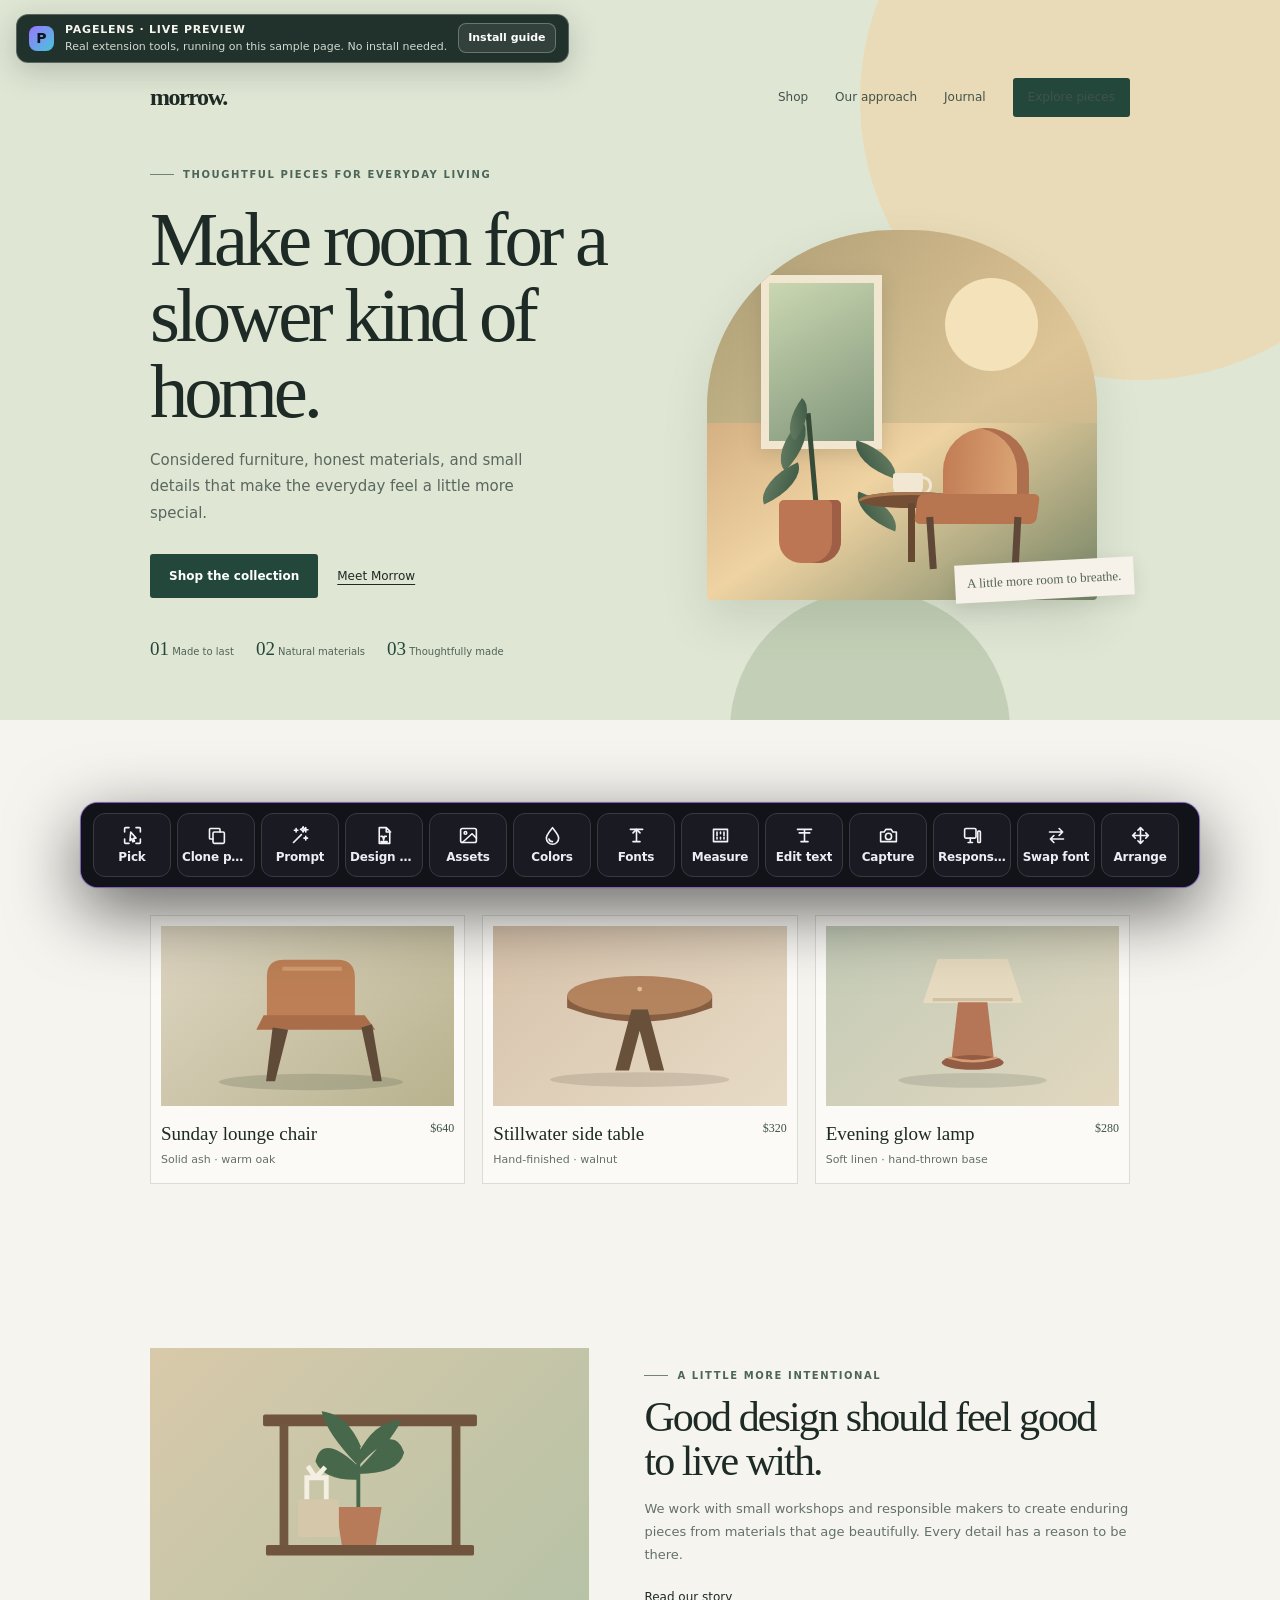
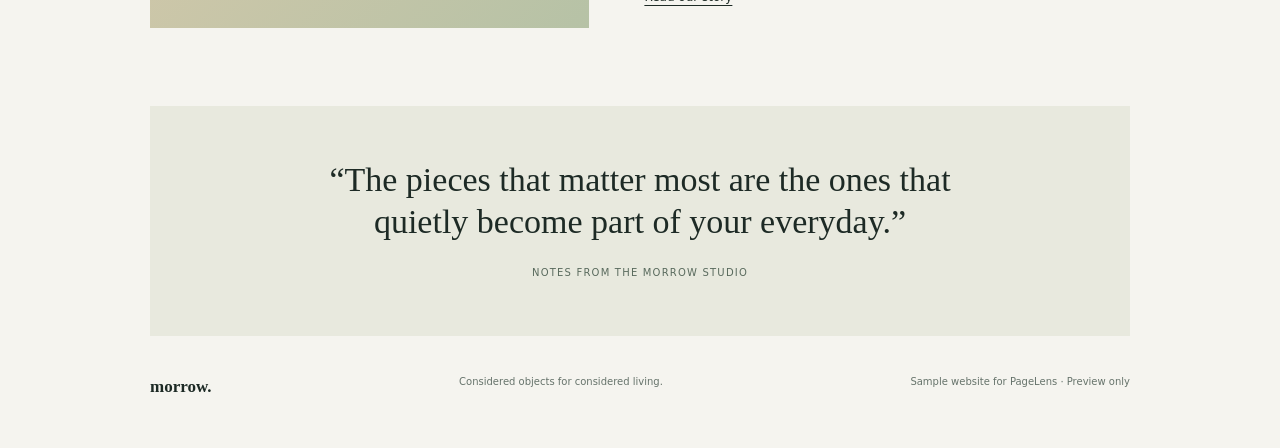
<file: preview.html>
<!doctype html>
<html lang="en">
<head>
  <meta charset="utf-8">
  <meta name="viewport" content="width=device-width, initial-scale=1">
  <meta name="description" content="Try every PageLens page tool on a built-in sample page without installing the Chrome extension.">
  <title>PageLens · Interactive Preview</title>
  <style>
    :root{color-scheme:light;--ink:#1d2a25;--muted:#63716a;--paper:#f5f4ef;--green:#23483b;--lime:#d8e581;--line:#d9ddd3;--serif:Georgia,"Times New Roman",serif;--sans:Inter,ui-sans-serif,system-ui,-apple-system,"Segoe UI",sans-serif}
    *{box-sizing:border-box}
    html{scroll-behavior:smooth}
    body{margin:0;background:var(--paper);color:var(--ink);font-family:var(--sans);font-size:15px;line-height:1.55}
    button,a{font:inherit}
    button{cursor:pointer}
    a{color:inherit}
    .preview-bar{position:fixed;z-index:2147483646;left:16px;top:14px;display:flex;align-items:center;gap:11px;max-width:calc(100vw - 420px);padding:8px 12px;border:1px solid #ffffff40;border-radius:12px;background:#15251feF;color:#f5f5ee;box-shadow:0 8px 30px #17231e35;font-size:11px;line-height:1.25;backdrop-filter:blur(12px)}
    .preview-mark{display:grid;place-items:center;width:25px;height:25px;border-radius:8px;background:linear-gradient(135deg,#9a76ff,#45c6d9);color:#11151a;font-weight:900;font-size:14px;flex:none}
    .preview-copy{min-width:0}.preview-copy strong{display:block;font-size:11px;letter-spacing:.07em;text-transform:uppercase}.preview-copy span{display:block;margin-top:3px;color:#d0d9d2;white-space:nowrap;overflow:hidden;text-overflow:ellipsis}
    .preview-bar .preview-install{flex:none;display:inline-flex;align-items:center;justify-content:center;border:1px solid #ffffff45;border-radius:8px;background:#ffffff14;color:#fff;padding:7px 9px;font-size:11px;font-weight:700;text-decoration:none;white-space:nowrap}.preview-bar .preview-install:hover{background:#ffffff25}
    .hero-wrap{position:relative;overflow:hidden;background:#dfe6d4;min-height:620px;padding:72px 0 56px}
    .hero-wrap:before{content:"";position:absolute;width:560px;height:560px;border-radius:50%;right:-140px;top:-180px;background:#f0d5a8;opacity:.64}
    .hero-wrap:after{content:"";position:absolute;width:280px;height:280px;border-radius:50%;right:270px;bottom:-150px;background:#b3c3a7;opacity:.62}
    .site-nav,.hero,.section,.footer{position:relative;z-index:1;width:min(980px,calc(100% - 56px));margin:0 auto}
    .site-nav{display:flex;align-items:center;justify-content:space-between;padding:6px 0 50px}
    .wordmark{font-family:var(--serif);font-size:24px;font-weight:700;letter-spacing:-.06em;text-decoration:none}
    .nav-links{display:flex;align-items:center;gap:27px;font-size:12px}.nav-links a{text-decoration:none;color:#41524a}.nav-links a:hover{text-decoration:underline}
    .nav-cta{padding:10px 15px;border:0;border-radius:3px;background:var(--green);color:white;text-decoration:none;font-size:12px}
    .hero{display:grid;grid-template-columns:1.03fr .97fr;gap:38px;align-items:center}
    .eyebrow{display:flex;align-items:center;gap:9px;color:#4c6558;font-size:10px;font-weight:750;letter-spacing:.16em;text-transform:uppercase}.eyebrow:before{content:"";width:24px;height:1px;background:#718276}
    h1{max-width:520px;margin:20px 0 17px;font-family:var(--serif);font-size:clamp(46px,6vw,77px);font-weight:400;line-height:.99;letter-spacing:-.055em}
    .hero-copy{max-width:410px;color:#5a675f;font-size:15px;line-height:1.75}
    .hero-actions{display:flex;align-items:center;gap:19px;margin-top:28px}.button-primary{display:inline-block;padding:13px 19px;border-radius:3px;background:var(--green);color:white;text-decoration:none;font-size:12px;font-weight:650}.text-link{font-size:12px;text-decoration:underline;text-underline-offset:4px}
    .hero-art{position:relative;min-height:395px;display:grid;place-items:center}
    .art-frame{position:relative;width:min(100%,390px);height:370px;overflow:hidden;border-radius:48% 48% 4px 4px;background:linear-gradient(145deg,#b7895f,#efd3a2 57%,#738365);box-shadow:0 20px 45px #53614b26}
    .sun{position:absolute;right:15%;top:13%;width:93px;height:93px;border-radius:50%;background:#f4e3ba}
    .art-wall{position:absolute;left:0;right:0;top:0;height:52%;background:linear-gradient(105deg,#a4aa82,#d8bd91);opacity:.58}
    .art-window{position:absolute;left:14%;top:12%;width:31%;height:47%;border:8px solid #f1e6cf;background:linear-gradient(150deg,#cad7b1,#81967b);box-shadow:0 5px 18px #4a503b32}
    .plant{position:absolute;left:12%;bottom:10%;width:115px;height:185px}
    .plant .stem{position:absolute;left:50%;bottom:14%;width:5px;height:67%;background:#364b38;transform:rotate(-5deg)}
    .leaf{position:absolute;width:48px;height:25px;border-radius:100% 0 100% 0;background:linear-gradient(135deg,#71876a,#324f3d);transform-origin:bottom right}
    .leaf.l1{left:18px;top:34px;transform:rotate(-45deg)}.leaf.l2{left:48px;top:61px;transform:rotate(18deg) scaleX(-1)}.leaf.l3{left:7px;top:82px;transform:rotate(-24deg)}.leaf.l4{left:49px;top:112px;transform:rotate(20deg) scaleX(-1)}.leaf.l5{left:17px;top:7px;transform:rotate(-53deg) scale(.8)}
    .pot{position:absolute;bottom:0;left:26px;width:62px;height:63px;border-radius:5px 5px 22px 22px;background:#bd7654;box-shadow:inset -9px 0 #9f5f47}
    .chair{position:absolute;right:15%;bottom:12%;width:130px;height:128px}
    .chair-back{position:absolute;right:9px;top:0;width:86px;height:76px;border-radius:44px 44px 12px 12px;background:linear-gradient(95deg,#c17b54,#dfaa79);box-shadow:inset -12px 0 #ad6f4d}
    .chair-seat{position:absolute;right:0;top:66px;width:122px;height:30px;border-radius:6px;background:#b77550;transform:skew(-8deg)}
    .chair-leg{position:absolute;top:89px;right:18px;width:7px;height:52px;background:#604839;transform:rotate(3deg)}.chair-leg.back{right:103px;transform:rotate(-4deg)}
    .table{position:absolute;bottom:8%;left:39%;width:104px;height:118px}
    .table-top{position:absolute;top:39px;width:104px;height:16px;border-radius:50%;background:#754e36;box-shadow:inset 0 3px #a77750}
    .table-leg{position:absolute;top:50px;left:49px;width:7px;height:59px;background:#674931}
    .mug{position:absolute;top:20px;left:34px;width:30px;height:24px;border-radius:3px 3px 10px 10px;background:#f1e7d2}.mug:after{content:"";position:absolute;right:-9px;top:3px;width:10px;height:13px;border:3px solid #f1e7d2;border-left:0;border-radius:0 9px 9px 0}
    .art-caption{position:absolute;right:-4px;bottom:14px;padding:9px 12px;background:#f7f2e9;color:#536255;font-family:var(--serif);font-size:13px;box-shadow:0 6px 18px #39463b20;transform:rotate(-3deg)}
    .proof{display:flex;align-items:center;gap:22px;margin-top:36px;color:#526358;font-size:10px}.proof strong{font-family:var(--serif);font-size:19px;font-weight:400;color:var(--green)}
    .section{padding:92px 0 86px}.section-heading{display:flex;justify-content:space-between;align-items:end;gap:20px;margin-bottom:29px}.section-heading h2{margin:0;font-family:var(--serif);font-size:38px;font-weight:400;letter-spacing:-.04em}.section-heading p{max-width:300px;margin:0;color:var(--muted);font-size:12px}
    .product-grid{display:grid;grid-template-columns:repeat(3,1fr);gap:17px}.product{border:1px solid var(--line);background:#fbfaf6;padding:10px 10px 15px}.product-art{height:180px;position:relative;overflow:hidden;background:linear-gradient(140deg,#ded6c2,#b8b28e)}.product:nth-child(2) .product-art{background:linear-gradient(140deg,#d7c2ab,#e7dbc6)}.product:nth-child(3) .product-art{background:linear-gradient(140deg,#c3cbb7,#e2d7bf)}
    .product-art svg{display:block;width:100%;height:100%}.product h3{margin:13px 0 2px;font-family:var(--serif);font-size:19px;font-weight:400}.product p{margin:0;color:var(--muted);font-size:11px}.price{float:right;color:#405348;font-size:12px}
    .story{display:grid;grid-template-columns:.95fr 1.05fr;gap:55px;align-items:center;padding:78px 0}.story-art{min-height:280px;background:linear-gradient(135deg,#d8c9aa,#b6c2a6);display:grid;place-items:center;position:relative;overflow:hidden}.story-art svg{width:82%;max-width:350px}.story h2{margin:13px 0;font-family:var(--serif);font-size:42px;font-weight:400;line-height:1.04;letter-spacing:-.045em}.story p{color:var(--muted);font-size:13px;line-height:1.8}.story .text-link{display:inline-block;margin-top:8px}
    .quote{padding:53px 34px;text-align:center;background:#e8e9de}.quote blockquote{max-width:650px;margin:0 auto 16px;font-family:var(--serif);font-size:clamp(22px,3vw,34px);line-height:1.25}.quote cite{font-size:10px;font-style:normal;letter-spacing:.12em;text-transform:uppercase;color:#596a5d}
    .footer{padding:38px 0 48px;display:flex;justify-content:space-between;gap:24px;color:#66736b;font-size:10px}.footer strong{font-family:var(--serif);font-size:17px;color:var(--ink)}
    .preview-toast{position:fixed;left:18px;bottom:17px;z-index:2147483646;max-width:min(410px,calc(100vw - 36px));padding:11px 14px;border:1px solid #bbd0a6;border-radius:9px;background:#f4f8eb;color:#344a3a;box-shadow:0 8px 24px #16251d25;font-size:12px;display:none}
    .embedded-preview .preview-bar,.embedded-preview .preview-toast{display:none!important}
    @media(max-width:760px){.preview-bar{max-width:calc(100vw - 32px);right:16px}.preview-copy span{max-width:42vw}.hero-wrap{padding-top:81px}.site-nav,.hero,.section,.footer{width:min(100% - 32px,540px)}.site-nav{padding-bottom:34px}.nav-links{gap:12px}.nav-links a:not(.nav-cta){display:none}.hero{grid-template-columns:1fr;gap:13px}.hero-art{min-height:300px}.art-frame{height:295px;max-width:330px}.proof{gap:12px;flex-wrap:wrap}.section{padding:65px 0}.section-heading{align-items:start;flex-direction:column}.section-heading h2{font-size:32px}.product-grid{grid-template-columns:1fr}.product-art{height:220px}.story{grid-template-columns:1fr;gap:23px;padding:36px 0}.story h2{font-size:35px}.footer{flex-direction:column}}
  </style>
</head>
<body>
  <div class="preview-bar" role="status">
    <div class="preview-mark">P</div>
    <div class="preview-copy"><strong>PageLens · Live Preview</strong><span>Real extension tools, running on this sample page. No install needed.</span></div>
    <a class="preview-install" href="install.html" target="_blank" rel="noopener">Install guide</a>
  </div>
  <div class="preview-toast" id="preview-toast" role="status"></div>

  <header class="hero-wrap">
    <nav class="site-nav" aria-label="Sample shop navigation">
      <a class="wordmark" href="#top">morrow.</a>
      <div class="nav-links"><a href="#collection">Shop</a><a href="#story">Our approach</a><a href="#journal">Journal</a><a class="nav-cta" href="#collection">Explore pieces</a></div>
    </nav>
    <section class="hero" id="top">
      <div>
        <div class="eyebrow">Thoughtful pieces for everyday living</div>
        <h1>Make room for a slower kind of home.</h1>
        <p class="hero-copy">Considered furniture, honest materials, and small details that make the everyday feel a little more special.</p>
        <div class="hero-actions"><a class="button-primary" href="#collection">Shop the collection</a><a class="text-link" href="#story">Meet Morrow</a></div>
        <div class="proof"><span><strong>01</strong> Made to last</span><span><strong>02</strong> Natural materials</span><span><strong>03</strong> Thoughtfully made</span></div>
      </div>
      <div class="hero-art" aria-label="Illustration of a calm, plant-filled living room">
        <div class="art-frame">
          <div class="art-wall"></div><div class="sun"></div><div class="art-window"></div>
          <div class="plant"><span class="stem"></span><span class="leaf l1"></span><span class="leaf l2"></span><span class="leaf l3"></span><span class="leaf l4"></span><span class="leaf l5"></span><span class="pot"></span></div>
          <div class="table"><span class="mug"></span><span class="table-top"></span><span class="table-leg"></span></div>
          <div class="chair"><span class="chair-back"></span><span class="chair-seat"></span><span class="chair-leg"></span><span class="chair-leg back"></span></div>
        </div><div class="art-caption">A little more room to breathe.</div>
      </div>
    </section>
  </header>

  <main>
    <section class="section" id="collection">
      <div class="section-heading"><div><div class="eyebrow">The collection</div><h2>Made for the moments in between.</h2></div><p>Useful, beautiful pieces designed to find their place in your home and stay there.</p></div>
      <div class="product-grid">
        <article class="product">
          <div class="product-art"><svg viewBox="0 0 360 200" role="img" aria-label="Illustration of a wooden chair"><ellipse cx="184" cy="181" rx="113" ry="10" fill="#68715a" opacity=".28"/><path d="M130 51 Q130 31 151 31h65q22 0 22 22v52H130z" fill="#bd8056"/><path d="M126 99h124l13 18H117z" fill="#a96d49"/><path d="M137 114l-8 66h11l16-63m90-3 14 66h11l-12-70" fill="#604a38"/><path d="M149 42h73" stroke="#dca47a" stroke-width="5" opacity=".7"/></svg></div>
          <h3>Sunday lounge chair <span class="price">$640</span></h3><p>Solid ash · warm oak</p>
        </article>
        <article class="product">
          <div class="product-art"><svg viewBox="0 0 360 200" role="img" aria-label="Illustration of a round side table"><ellipse cx="180" cy="178" rx="110" ry="9" fill="#766b5a" opacity=".22"/><path d="M91 75q89-34 178 0v15q-89 34-178 0z" fill="#865e42"/><ellipse cx="180" cy="75" rx="89" ry="24" fill="#b3845e"/><path d="M170 92h20l20 75h-17l-13-49-13 49h-17z" fill="#69503a"/><circle cx="180" cy="67" r="3" fill="#e1bd91"/></svg></div>
          <h3>Stillwater side table <span class="price">$320</span></h3><p>Hand-finished · walnut</p>
        </article>
        <article class="product">
          <div class="product-art"><svg viewBox="0 0 360 200" role="img" aria-label="Illustration of a ceramic table lamp"><ellipse cx="180" cy="179" rx="91" ry="9" fill="#62685b" opacity=".2"/><path d="M119 84h122l-18-54h-86z" fill="#e6dac0"/><path d="M131 80h98" stroke="#d0c0a2" stroke-width="4"/><path d="M162 83h36l8 70q-25 15-52 0z" fill="#b47656"/><ellipse cx="180" cy="157" rx="38" ry="9" fill="#925c45"/><path d="M150 151q30 9 60 0" fill="none" stroke="#d99c73" stroke-width="3"/></svg></div>
          <h3>Evening glow lamp <span class="price">$280</span></h3><p>Soft linen · hand-thrown base</p>
        </article>
      </div>
    </section>

    <section class="section story" id="story">
      <div class="story-art"><svg viewBox="0 0 360 250" role="img" aria-label="Illustration of a shelf and potted plant"><rect x="70" y="50" width="220" height="12" rx="2" fill="#70543d"/><rect x="87" y="60" width="9" height="132" fill="#725740"/><rect x="264" y="60" width="9" height="132" fill="#725740"/><rect x="73" y="184" width="214" height="11" rx="2" fill="#70543d"/><path d="M168 146v-62m0 22q-36-35-42-8 8 18 42 17m0-15q36-39 45-11-5 20-45 20m-1-10q-29-31-34-50 23 4 36 35m0 24q30-31 40-50-24 2-40 34" fill="#48684c" stroke="#48684c" stroke-width="4"/><path d="M145 145h47l-6 39h-35z" fill="#b77b5a"/><rect x="106" y="137" width="42" height="39" rx="2" fill="#d5c7a9"/><path d="M115 137v-22h20v22m-11-22 10-11m-10 11-8-12" fill="none" stroke="#f4efe3" stroke-width="5"/></svg></div>
      <div><div class="eyebrow">A little more intentional</div><h2>Good design should feel good to live with.</h2><p>We work with small workshops and responsible makers to create enduring pieces from materials that age beautifully. Every detail has a reason to be there.</p><a class="text-link" href="#journal">Read our story</a></div>
    </section>
    <section class="section quote" id="journal"><blockquote>“The pieces that matter most are the ones that quietly become part of your everyday.”</blockquote><cite>Notes from the Morrow studio</cite></section>
  </main>
  <footer class="footer"><strong>morrow.</strong><span>Considered objects for considered living.</span><span>Sample website for PageLens · Preview only</span></footer>

  <script>
    // Provide only the Chrome APIs used by PageLens. Browser-only capture is unavailable here.
    window.chrome = window.chrome || {};
    window.chrome.storage = window.chrome.storage || { local: {
      get(defaults, callback) {
        let saved = null;
        try { saved = JSON.parse(localStorage.getItem("pagelens-preview-preferences") || "null"); } catch (_) {}
        callback?.({ ...defaults, ...(saved ? { pagelensPreferences: saved } : {}) });
      },
      set(values) {
        try { if (values.pagelensPreferences) localStorage.setItem("pagelens-preview-preferences", JSON.stringify(values.pagelensPreferences)); } catch (_) {}
      }
    } };
    window.chrome.runtime = window.chrome.runtime || {
      lastError: null,
      onMessage: { addListener() {} },
      sendMessage(message, callback) {
        if (message?.type === "pagelens:capture-visible" || message?.type === "pagelens:capture-frame") {
          this.lastError = { message: "Screenshot capture requires the installed extension. All other page tools are available in this preview." };
          callback?.({ ok: false, error: this.lastError.message });
          this.lastError = null;
          return;
        }
        if (message?.type === "pagelens:download-url") {
          const link = document.createElement("a");
          link.href = message.url;
          link.download = `${message.filename || "pagelens-asset"}`;
          link.rel = "noopener";
          link.click();
          callback?.({ ok: true });
        }
      }
    };
    const openTools = () => {
      const existing = document.getElementById("pagelens-extension-root");
      if (existing) {
        existing.dataset.pagelensOpen = "true";
        existing.style.setProperty("display", "block", "important");
        existing.style.setProperty("visibility", "visible", "important");
        return;
      }
      if (document.getElementById("pagelens-preview-script")) return;
      const script = document.createElement("script");
      script.id = "pagelens-preview-script";
      script.src = "content.js?preview=" + Date.now();
      document.body.appendChild(script);
    };
    if (window.self !== window.top) document.body.classList.add("embedded-preview");
    else window.setTimeout(openTools, 0);
  </script>
</body>
</html>
</file>
